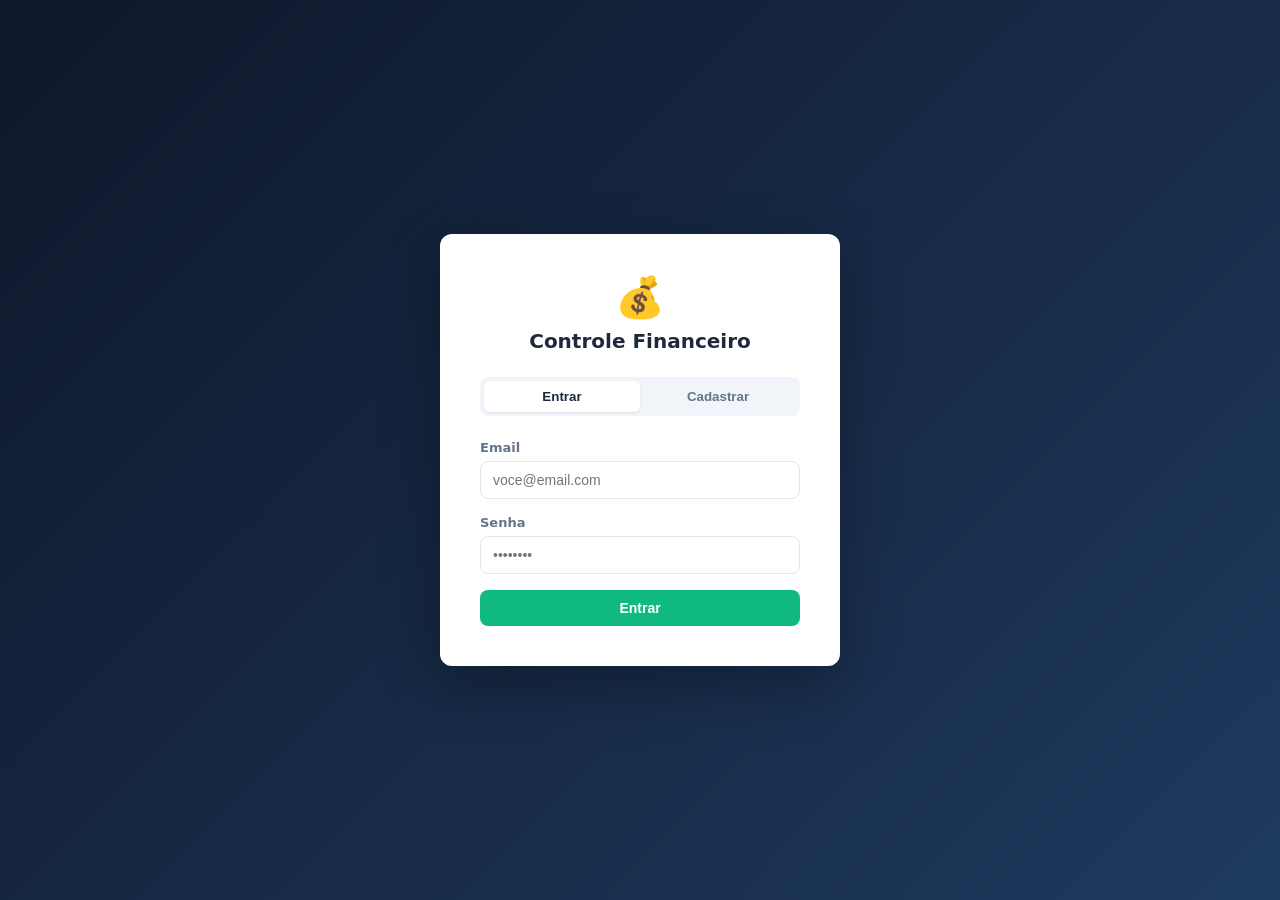
<file: frontend/index.html>
<!DOCTYPE html>
<html lang="pt-BR">
<head>
  <meta charset="UTF-8" />
  <meta name="viewport" content="width=device-width, initial-scale=1.0" />
  <title>Controle Financeiro — Entrar</title>
  <link rel="stylesheet" href="css/style.css" />
</head>
<body>
  <div class="auth-page">
    <div class="auth-card">
      <div class="auth-logo">
        <div class="emoji">💰</div>
        <h1>Controle Financeiro</h1>
      </div>

      <div class="tabs">
        <button class="tab-btn active" id="tab-login" onclick="switchTab('login')">Entrar</button>
        <button class="tab-btn" id="tab-register" onclick="switchTab('register')">Cadastrar</button>
      </div>

      <!-- Formulário de login -->
      <form id="login-form">
        <div class="form-group">
          <label for="login-email">Email</label>
          <input type="email" id="login-email" required placeholder="voce@email.com" />
        </div>
        <div class="form-group">
          <label for="login-password">Senha</label>
          <input type="password" id="login-password" required placeholder="••••••••" />
        </div>
        <button type="submit" class="btn btn-primary btn-block">Entrar</button>
        <div class="error-msg" id="login-error"></div>
      </form>

      <!-- Formulário de cadastro -->
      <form id="register-form" class="hidden">
        <div class="form-group">
          <label for="register-email">Email</label>
          <input type="email" id="register-email" required placeholder="voce@email.com" />
        </div>
        <div class="form-group">
          <label for="register-password">Senha</label>
          <input type="password" id="register-password" required minlength="6" placeholder="mínimo 6 caracteres" />
        </div>
        <button type="submit" class="btn btn-primary btn-block">Criar conta</button>
        <div class="error-msg" id="register-error"></div>
      </form>
    </div>
  </div>

  <script src="js/app.js"></script>
  <script src="js/login.js"></script>
</body>
</html>
</file>
<file: frontend/css/style.css>
:root {
  --bg: #0f172a;
  --bg-soft: #f8fafc;
  --card: #ffffff;
  --primary: #10b981;
  --primary-dark: #059669;
  --danger: #ef4444;
  --text: #1e293b;
  --text-muted: #64748b;
  --border: #e2e8f0;
  --shadow: 0 1px 3px rgba(0, 0, 0, 0.06), 0 1px 2px rgba(0, 0, 0, 0.04);
  --radius: 12px;
}

* {
  box-sizing: border-box;
  margin: 0;
  padding: 0;
}

body {
  font-family: "Segoe UI", system-ui, -apple-system, sans-serif;
  background: var(--bg-soft);
  color: var(--text);
  min-height: 100vh;
}

/* ---------- Tela de login/cadastro ---------- */
.auth-page {
  min-height: 100vh;
  display: flex;
  align-items: center;
  justify-content: center;
  background: linear-gradient(135deg, #0f172a 0%, #1e3a5f 100%);
  padding: 20px;
}

.auth-card {
  background: var(--card);
  border-radius: var(--radius);
  box-shadow: 0 20px 60px rgba(0, 0, 0, 0.3);
  width: 100%;
  max-width: 400px;
  padding: 40px;
}

.auth-logo {
  text-align: center;
  margin-bottom: 24px;
}

.auth-logo .emoji {
  font-size: 40px;
}

.auth-logo h1 {
  font-size: 20px;
  margin-top: 8px;
  color: var(--text);
}

.tabs {
  display: flex;
  background: #f1f5f9;
  border-radius: 8px;
  padding: 4px;
  margin-bottom: 24px;
}

.tab-btn {
  flex: 1;
  padding: 8px;
  border: none;
  background: transparent;
  border-radius: 6px;
  cursor: pointer;
  font-weight: 600;
  color: var(--text-muted);
  transition: all 0.15s;
}

.tab-btn.active {
  background: var(--card);
  color: var(--text);
  box-shadow: var(--shadow);
}

.form-group {
  margin-bottom: 16px;
}

.form-group label {
  display: block;
  font-size: 13px;
  font-weight: 600;
  margin-bottom: 6px;
  color: var(--text-muted);
}

.form-group input,
.form-group select {
  width: 100%;
  padding: 10px 12px;
  border: 1px solid var(--border);
  border-radius: 8px;
  font-size: 14px;
  outline: none;
  transition: border-color 0.15s;
}

.form-group input:focus,
.form-group select:focus {
  border-color: var(--primary);
}

.btn {
  display: inline-flex;
  align-items: center;
  justify-content: center;
  gap: 6px;
  padding: 10px 18px;
  border: none;
  border-radius: 8px;
  font-weight: 600;
  font-size: 14px;
  cursor: pointer;
  transition: opacity 0.15s;
}

.btn:hover {
  opacity: 0.9;
}

.btn-primary {
  background: var(--primary);
  color: white;
}

.btn-block {
  width: 100%;
}

.btn-danger {
  background: transparent;
  color: var(--danger);
  padding: 4px 8px;
  font-size: 13px;
}

.btn-secondary {
  background: #f1f5f9;
  color: var(--text);
}

.error-msg {
  color: var(--danger);
  font-size: 13px;
  margin-top: 10px;
  display: none;
}

.error-msg.visible {
  display: block;
}

.hidden {
  display: none !important;
}

/* ---------- Layout do dashboard ---------- */
.app-header {
  background: var(--card);
  border-bottom: 1px solid var(--border);
  padding: 16px 24px;
  display: flex;
  justify-content: space-between;
  align-items: center;
}

.app-header .brand {
  display: flex;
  align-items: center;
  gap: 8px;
  font-weight: 700;
  font-size: 18px;
}

.app-main {
  max-width: 1100px;
  margin: 0 auto;
  padding: 24px;
}

.summary-grid {
  display: grid;
  grid-template-columns: repeat(auto-fit, minmax(220px, 1fr));
  gap: 16px;
  margin-bottom: 24px;
}

.summary-card {
  background: var(--card);
  border-radius: var(--radius);
  padding: 20px;
  box-shadow: var(--shadow);
}

.summary-card .label {
  font-size: 13px;
  color: var(--text-muted);
  font-weight: 600;
  text-transform: uppercase;
  letter-spacing: 0.03em;
}

.summary-card .value {
  font-size: 28px;
  font-weight: 700;
  margin-top: 6px;
}

.summary-card.total .value {
  color: var(--primary-dark);
}

.content-grid {
  display: grid;
  grid-template-columns: 1.3fr 1fr;
  gap: 20px;
}

@media (max-width: 800px) {
  .content-grid {
    grid-template-columns: 1fr;
  }
}

.panel {
  background: var(--card);
  border-radius: var(--radius);
  box-shadow: var(--shadow);
  padding: 20px;
  margin-bottom: 20px;
}

.panel-header {
  display: flex;
  justify-content: space-between;
  align-items: center;
  margin-bottom: 16px;
}

.panel-header h2 {
  font-size: 16px;
}

.expense-list {
  list-style: none;
  max-height: 380px;
  overflow-y: auto;
}

.expense-item {
  display: flex;
  justify-content: space-between;
  align-items: center;
  padding: 12px 0;
  border-bottom: 1px solid var(--border);
}

.expense-item:last-child {
  border-bottom: none;
}

.expense-info .description {
  font-weight: 600;
  font-size: 14px;
}

.expense-info .meta {
  font-size: 12px;
  color: var(--text-muted);
  margin-top: 2px;
}

.expense-amount {
  font-weight: 700;
  color: var(--text);
  margin-right: 12px;
}

.category-pill {
  display: inline-block;
  font-size: 11px;
  background: #ecfdf5;
  color: var(--primary-dark);
  padding: 2px 8px;
  border-radius: 999px;
  margin-top: 4px;
}

.category-chip-list {
  display: flex;
  flex-wrap: wrap;
  gap: 8px;
  margin-bottom: 12px;
}

.category-chip {
  background: #f1f5f9;
  padding: 4px 10px;
  border-radius: 999px;
  font-size: 12px;
  font-weight: 600;
}

.empty-state {
  text-align: center;
  color: var(--text-muted);
  font-size: 13px;
  padding: 24px 0;
}

.toast {
  position: fixed;
  bottom: 24px;
  right: 24px;
  background: var(--text);
  color: white;
  padding: 12px 18px;
  border-radius: 8px;
  font-size: 14px;
  box-shadow: var(--shadow);
  opacity: 0;
  transform: translateY(10px);
  transition: all 0.25s;
  pointer-events: none;
  z-index: 100;
}

.toast.show {
  opacity: 1;
  transform: translateY(0);
}

.toast.error {
  background: var(--danger);
}

.inline-form {
  display: flex;
  gap: 8px;
}

.inline-form input {
  flex: 1;
}
</file>
